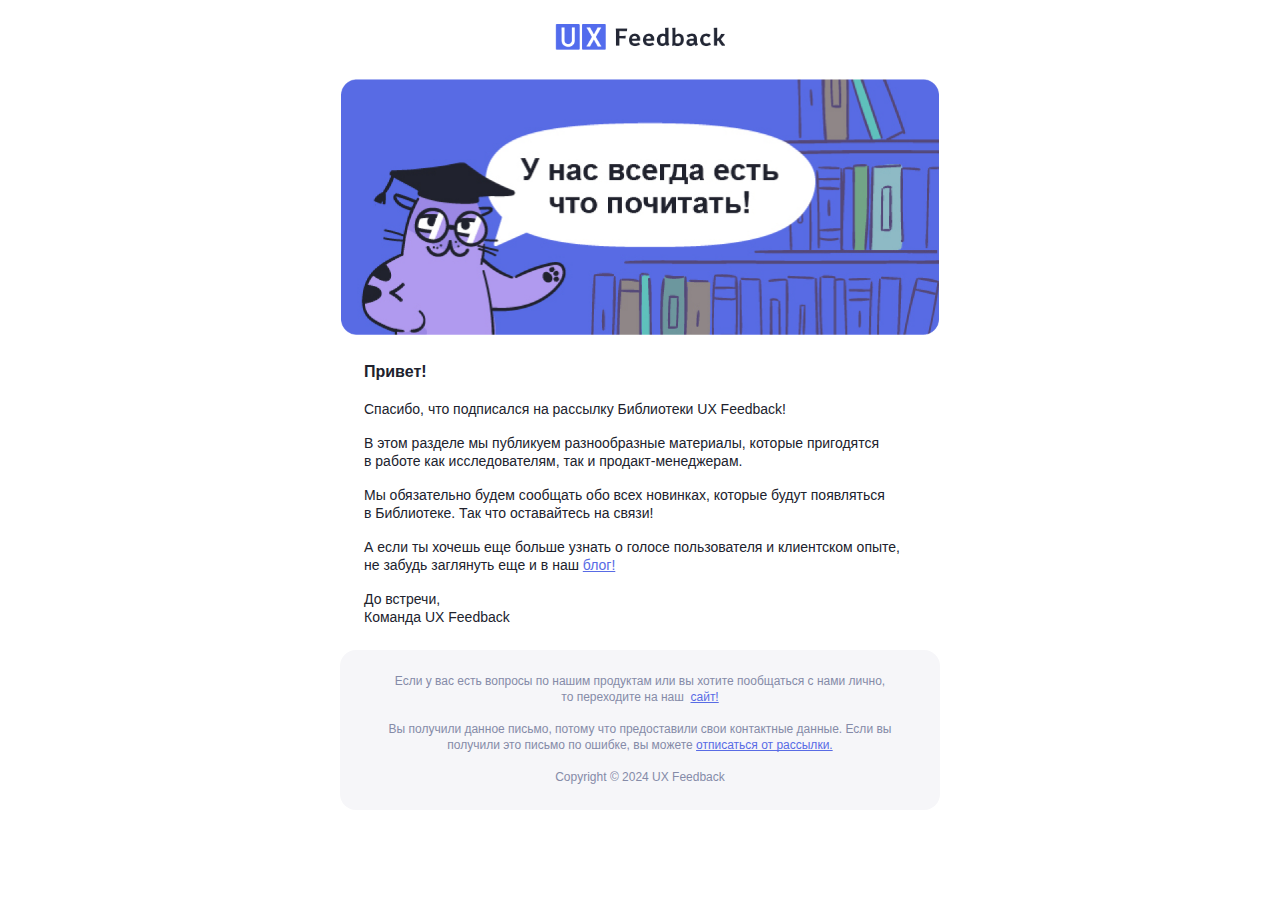
<file: index.html>
<!DOCTYPE html>
<html lang="ru">

<head>
    <meta charset="UTF-8">
    <meta name="viewport" content="width=device-width, initial-scale=1.0">
    <meta name="description" content="">
    <meta name="keywords" content="">
    <link rel="preconnect" href="https://fonts.googleapis.com">
    <link rel="preconnect" href="https://fonts.gstatic.com" crossorigin>
    <link href="https://fonts.googleapis.com/css2?family=Roboto:wght@400;700&display=swap" rel="stylesheet">
    <title>Mail</title>
</head>

<body style="
    background: #fff;
    font-family: 'Arial', sans-serif;
    font-weight: 400;
    font-style: normal;
    color: #20222d;
    padding: 0;
    margin: 0;
">




    <table style="width: 100%;max-width: 600px;margin: 0 auto;border-spacing: 0">
        <tbody>
            <tr>
                <td style="padding: 24px; text-align:center;">
                    <img src="/img/logo.png" alt="" style="width: 170px;max-width: 100%">
                </td>
            </tr>
            <tr>
                <td>
                    <img src="/img/banner.png" alt="" style="width: 100%;display: block;">
                </td>
            </tr>

            <tr>
                <td style="padding: 24px;">
                    <h3 style="font-weight: 700;font-size: 16px;line-height: 150%;margin: 0 0 16px;">
                        Привет!
                    </h3>
                    <p style="font-size: 14px;line-height: 129%;margin: 0 0 16px;">
                        Спасибо, что подписался на рассылку Библиотеки UX Feedback!
                    </p>
                    <p style="font-size: 14px;line-height: 129%;margin: 0 0 16px;">
                        В этом разделе мы публикуем разнообразные материалы, которые пригодятся в работе как исследователям, так и продакт-менеджерам. 
                    </p>
                    <p style="font-size: 14px;line-height: 129%;margin: 0 0 16px;">
                        Мы обязательно будем сообщать обо всех новинках, которые будут появляться в Библиотеке. Так что оставайтесь на связи!
                    </p>
                    <p style="font-size: 14px;line-height: 129%;margin: 0 0 16px;">
                        А если ты хочешь еще больше узнать о голосе пользователя и клиентском опыте, не забудь заглянуть еще и в наш
                        <a href="https://blog.uxfeedback.ru/?utm_source=mail&utm_medium=email&utm_campaign=library_subscribers" style="text-decoration: underline;text-decoration-skip-ink: none;color: #586be5;">блог!</a>
                    </p>
                    <p style="font-size: 14px;line-height: 129%; margin: 0;">
                        До встречи, <br>
                    Команда UX Feedback
                    </p>
                </td>
            </tr>
            <tr>
                <td style="padding: 24px; text-align:center; background: #f6f6f9;border-radius: 16px">
                    <p style="color: #858ba8;font-size: 12px;line-height: 133%;margin: 0 0 16px;">
                        Если у вас есть вопросы по нашим продуктам или вы хотите пообщаться с нами лично, то переходите на наш 
                        <a href="https://uxfeedback.ru/?utm_source=mail&utm_medium=e-mail&utm_campaign=site" style="text-decoration: underline;text-decoration-skip-ink: none;color: #586be5;">сайт!</a>
                    </p>
                    <p style="color: #858ba8;font-size: 12px;line-height: 133%;margin: 0 0 16px;">
                        Вы получили данное письмо, потому что предоставили свои контактные данные.
                        Если вы получили это письмо по ошибке, вы можете
                        <a href="https://uxfb.planfix.ru/webhook/get/unsubscribe?id={{Задача.Номер}}" style="text-decoration: underline;text-decoration-skip-ink: none;color: #586be5;">отписаться от рассылки.</a>
                    </p>
                    <p style="color: #858ba8;font-size: 12px;line-height: 133%;margin: 0;">
                        Copyright © 2024 UX Feedback
                    </p>
                </td>
            </tr>

        </tbody>
    </table>

</body>

</html>
</file>
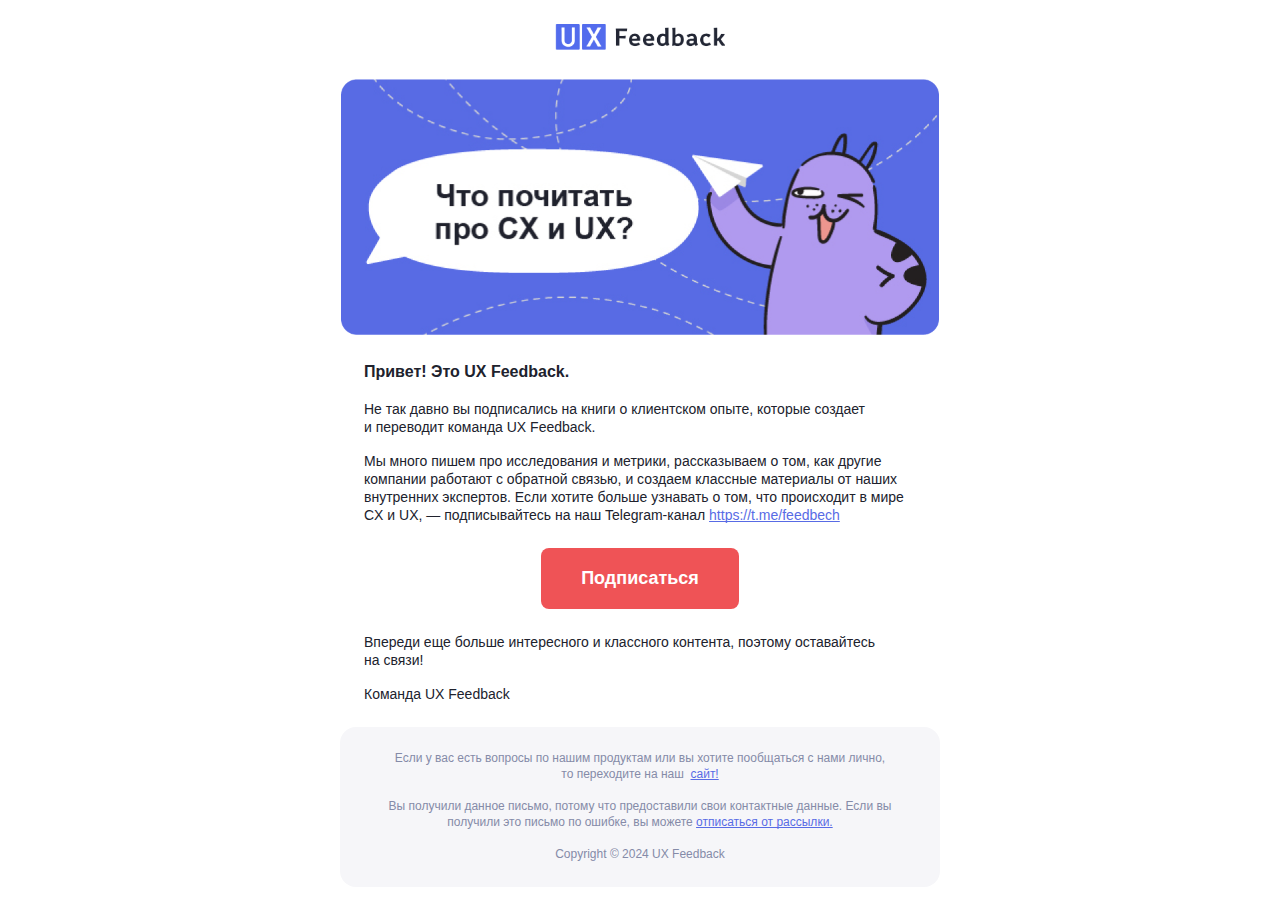
<file: index2.html>
<!DOCTYPE html>
<html lang="ru">

<head>
    <meta charset="UTF-8">
    <meta name="viewport" content="width=device-width, initial-scale=1.0">
    <meta name="description" content="">
    <meta name="keywords" content="">
    <link rel="preconnect" href="https://fonts.googleapis.com">
    <link rel="preconnect" href="https://fonts.gstatic.com" crossorigin>
    <link href="https://fonts.googleapis.com/css2?family=Roboto:wght@400;700&display=swap" rel="stylesheet">
    <title>Mail</title>
</head>

<body style="
    background: #fff;
    font-family: 'Arial', sans-serif;
    font-weight: 400;
    font-style: normal;
    color: #20222d;
    padding: 0;
    margin: 0;
">




    <table style="width: 100%;max-width: 600px;margin: 0 auto;border-spacing: 0">
        <tbody>
            <tr>
                <td style="padding: 24px; text-align:center;">
                    <img src="/img/logo.png" alt="" style="width: 170px;max-width: 100%">
                </td>
            </tr>
            <tr>
                <td>
                    <img src="/img/banner2.png" alt="" style="width: 100%;display: block;">
                </td>
            </tr>

            <tr>
                <td style="padding: 24px;">
                    <h3 style="font-weight: 700;font-size: 16px;line-height: 150%;margin: 0 0 16px;">
                        Привет! Это UX Feedback.
                    </h3>
                    <p style="font-size: 14px;line-height: 129%;margin: 0 0 16px;">
                        Не так давно вы подписались на книги о клиентском опыте, которые создает и переводит команда UX Feedback.
                    </p>
                    <p style="font-size: 14px;line-height: 129%;margin: 0 0 24px;">
                        Мы много пишем про исследования и метрики, рассказываем о том, как другие компании работают с обратной связью, и создаем классные материалы от наших внутренних экспертов. Если хотите больше узнавать о том, что происходит в мире CX и UX, ― подписывайтесь на наш Telegram-канал
                        <a href="https://t.me/feedbech" style="text-decoration: underline;text-decoration-skip-ink: none;color: #586be5;">https://t.me/feedbech</a>
                    </p>
                    <div style="margin-bottom: 24px;text-align:center;">
                        <a href="https://t.me/feedbech" style="
                        display: inline-block;
                        padding: 20px 40px;
                        font-weight: 700;
                        font-size: 18px;
                        color: #fff;
                        background: #ef5356;
                        border-radius: 8px;
                        text-decoration: none;
                    ">
                            Подписаться
                        </a>
                    </div>
                    <p style="font-size: 14px;line-height: 129%;margin: 0 0 16px;">
                        Впереди еще больше интересного и классного контента, поэтому оставайтесь на связи!
                    </p>
                    <p style="font-size: 14px;line-height: 129%; margin: 0;">
                        Команда UX Feedback
                    </p>
                </td>
            </tr>
            <tr>
                <td style="padding: 24px; text-align:center; background: #f6f6f9;border-radius: 16px">
                    <p style="color: #858ba8;font-size: 12px;line-height: 133%;margin: 0 0 16px;">
                        Если у вас есть вопросы по нашим продуктам или вы хотите пообщаться с нами лично, то переходите на наш 
                        <a href="https://uxfeedback.ru/?utm_source=mail&utm_medium=e-mail&utm_campaign=site" style="text-decoration: underline;text-decoration-skip-ink: none;color: #586be5;">сайт!</a>
                    </p>
                    <p style="color: #858ba8;font-size: 12px;line-height: 133%;margin: 0 0 16px;">
                        Вы получили данное письмо, потому что предоставили свои контактные данные.
                        Если вы получили это письмо по ошибке, вы можете
                        <a href="https://uxfb.planfix.ru/webhook/get/unsubscribe?id={{Задача.Номер}}" style="text-decoration: underline;text-decoration-skip-ink: none;color: #586be5;">отписаться от рассылки.</a>
                    </p>
                    <p style="color: #858ba8;font-size: 12px;line-height: 133%;margin: 0;">
                        Copyright © 2024 UX Feedback
                    </p>
                </td>
            </tr>

        </tbody>
    </table>

</body>

</html>
</file>
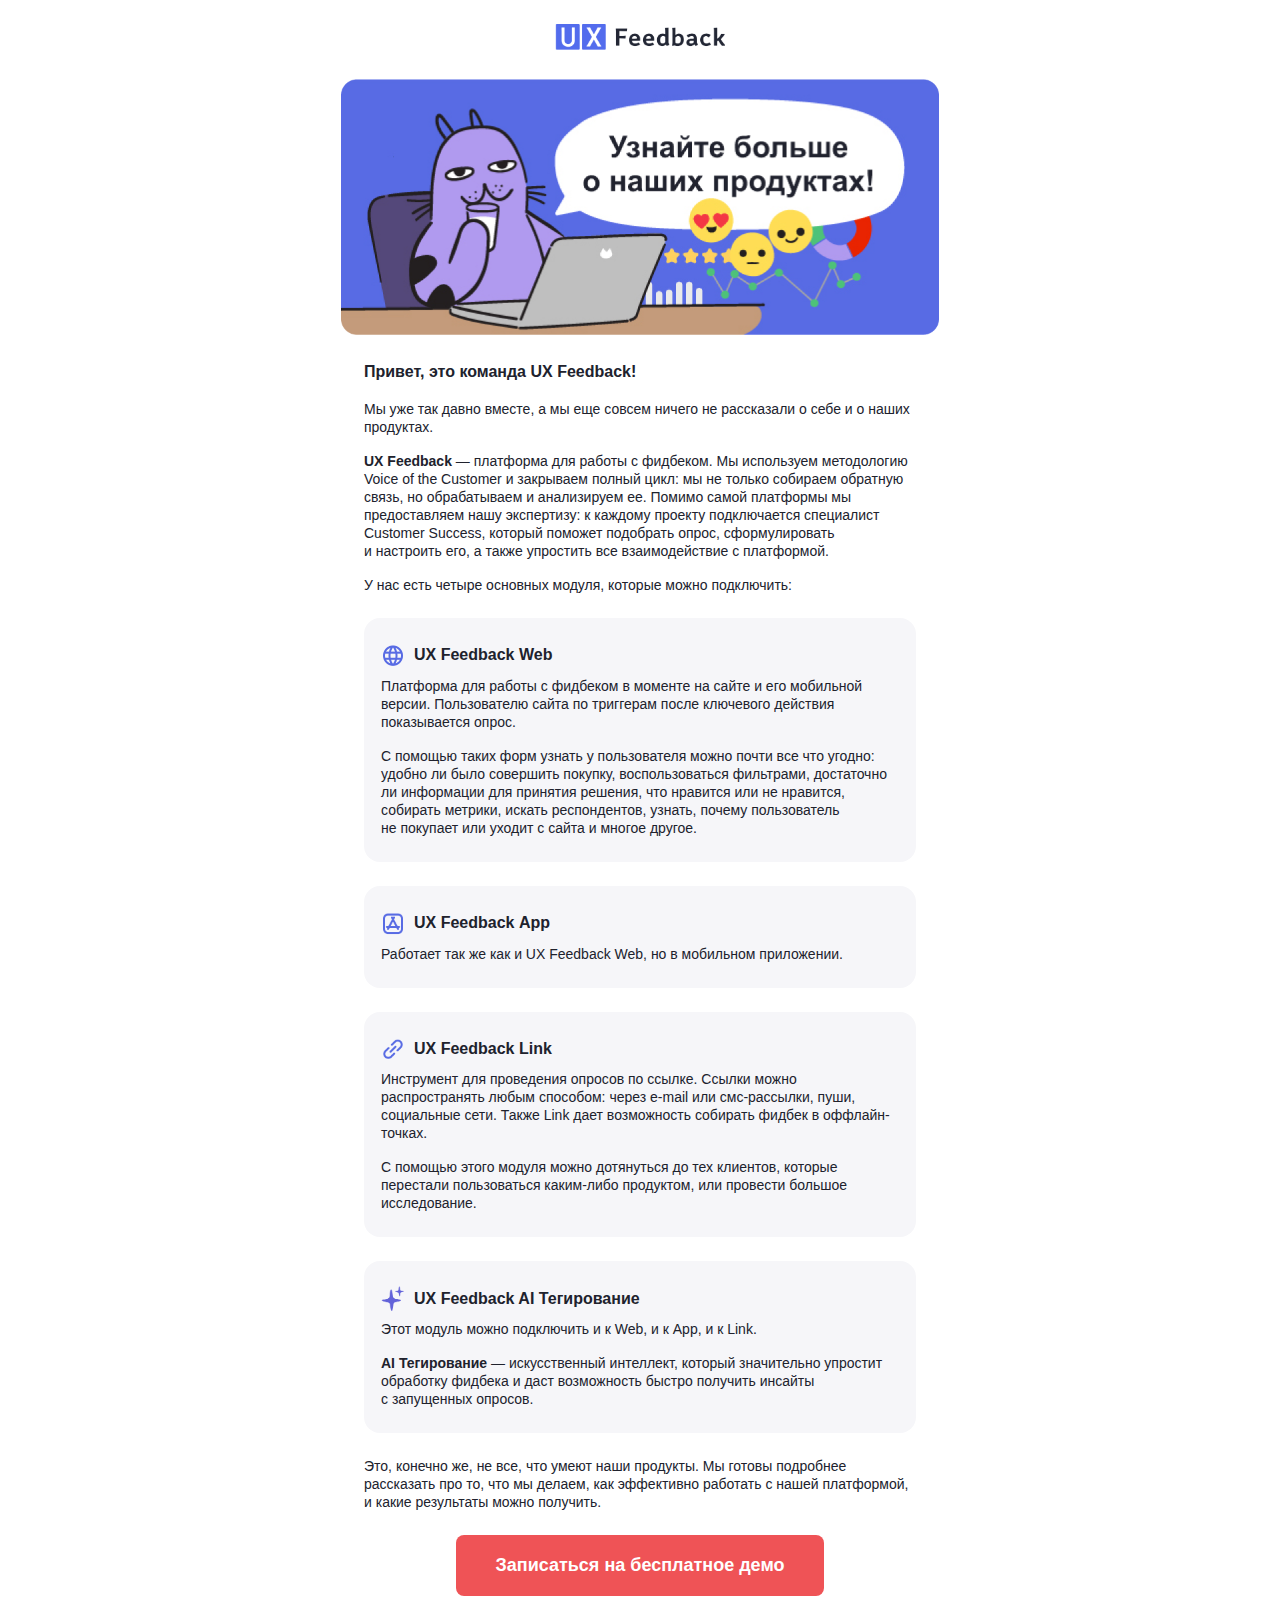
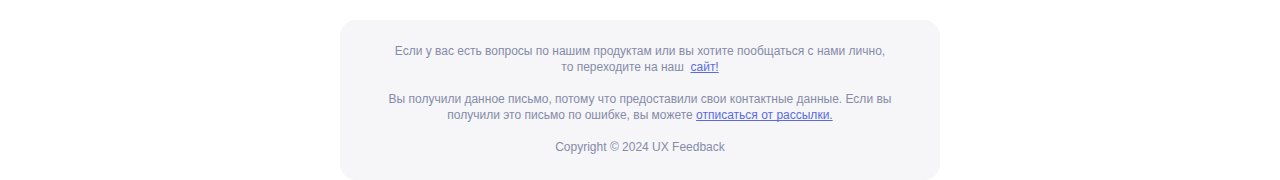
<file: index3.html>
<!DOCTYPE html>
<html lang="ru">

<head>
    <meta charset="UTF-8">
    <meta name="viewport" content="width=device-width, initial-scale=1.0">
    <meta name="description" content="">
    <meta name="keywords" content="">
    <link rel="preconnect" href="https://fonts.googleapis.com">
    <link rel="preconnect" href="https://fonts.gstatic.com" crossorigin>
    <link href="https://fonts.googleapis.com/css2?family=Roboto:wght@400;700&display=swap" rel="stylesheet">
    <title>Mail</title>
</head>

<body style="
    background: #fff;
    font-family: 'Arial', sans-serif;
    font-weight: 400;
    font-style: normal;
    color: #20222d;
    padding: 0;
    margin: 0;
">




    <table style="width: 100%;max-width: 600px;margin: 0 auto;border-spacing: 0">
        <tbody>
            <tr>
                <td style="padding: 24px; text-align:center;">
                    <img src="/img/logo.png" alt="" style="width: 170px;max-width: 100%">
                </td>
            </tr>
            <tr>
                <td>
                    <img src="/img/banner3.png" alt="" style="width: 100%;display: block;">
                </td>
            </tr>

            <tr>
                <td style="padding: 24px;">
                    <h3 style="font-weight: 700;font-size: 16px;line-height: 150%;margin: 0 0 16px;">
                        Привет, это команда UX Feedback!
                    </h3>
                    <p style="font-size: 14px;line-height: 129%;margin: 0 0 16px;">
                        Мы уже так давно вместе, а мы еще совсем ничего не рассказали о себе и о наших продуктах.
                    </p>
                    <p style="font-size: 14px;line-height: 129%;margin: 0 0 16px;">
                        <strong style="font-weight: 700;">UX Feedback</strong> ― платформа для работы с фидбеком. Мы используем методологию Voice of the Customer и закрываем полный цикл: мы не только собираем обратную связь, но обрабатываем и анализируем ее. Помимо самой платформы мы предоставляем нашу экспертизу: к каждому проекту подключается специалист Customer Success, который поможет подобрать опрос, сформулировать и настроить его, а также упростить все взаимодействие с платформой.
                    </p>
                    <p style="font-size: 14px;line-height: 129%;margin: 0 0 24px;">
                        У нас есть четыре основных модуля, которые можно подключить:
                    </p>

                    <div class="cards">
                        <div style="background: #f6f6f9;border-radius: 16px;padding: 24px 16px;margin-bottom: 24px;">
                            <table style="border-spacing: 0;width: 100%;">
                                <thead>
                                    <tr>
                                        <th style="width: 24px;">
                                            <img style="width: 100%;display: block;" src="/img/icon.png" alt="">
                                        </th>
                                        <th style="padding-left: 8px; text-align:left;">
                                            <span style="font-weight: 700;font-size: 16px;line-height: 150%;">
                                        UX Feedback Web
                                    </span>
                                        </th>
                                    </tr>
                                </thead>
                                <tbody>
                                    <tr>
                                        <td colspan="2" style="padding-top: 8px;">
                                            <p style="font-size: 14px;line-height: 129%;margin: 0 0 16px;">
                                                Платформа для работы с фидбеком в моменте на сайте и его мобильной версии. Пользователю сайта по триггерам после ключевого действия показывается опрос.
                                            </p>
                                            <p style="font-size: 14px;line-height: 129%;margin: 0;">
                                                С помощью таких форм узнать у пользователя можно почти все что угодно: удобно ли было совершить покупку, воспользоваться фильтрами, достаточно ли информации для принятия решения, что нравится или не нравится, собирать метрики, искать респондентов, узнать, почему пользователь не покупает или уходит с сайта и многое другое.
                                            </p>
                                        </td>
                                    </tr>
                                </tbody>
                            </table>
                        </div>
                        <div style="background: #f6f6f9;border-radius: 16px;padding: 24px 16px;margin-bottom: 24px;">
                            <table style="border-spacing: 0;width: 100%;">
                                <thead>
                                    <tr>
                                        <th style="width: 24px;">
                                            <img style="width: 100%;display: block;" src="/img/icon2.png" alt="">
                                        </th>
                                        <th style="padding-left: 8px; text-align:left;">
                                            <span style="font-weight: 700;font-size: 16px;line-height: 150%;">
                                        UX Feedback App
                                    </span>
                                        </th>
                                    </tr>
                                </thead>
                                <tbody>
                                    <tr>
                                        <td colspan="2" style="padding-top: 8px;">
                                            <p style="font-size: 14px;line-height: 129%;margin: 0;">
                                                Работает так же как и UX Feedback Web, но в мобильном приложении.
                                            </p>
                                        </td>
                                    </tr>
                                </tbody>
                            </table>
                        </div>
                        <div style="background: #f6f6f9;border-radius: 16px;padding: 24px 16px;margin-bottom: 24px;">
                            <table style="border-spacing: 0;width: 100%;">
                                <thead>
                                    <tr>
                                        <th style="width: 24px;">
                                            <img style="width: 100%;display: block;" src="/img/icon3.png" alt="">
                                        </th>
                                        <th style="padding-left: 8px; text-align:left;">
                                            <span style="font-weight: 700;font-size: 16px;line-height: 150%;">
                                        UX Feedback Link
                                    </span>
                                        </th>
                                    </tr>
                                </thead>
                                <tbody>
                                    <tr>
                                        <td colspan="2" style="padding-top: 8px;">
                                            <p style="font-size: 14px;line-height: 129%;margin: 0 0 16px;">
                                                Инструмент для проведения опросов по ссылке. Ссылки можно распространять любым способом: через e-mail или смс-рассылки, пуши, социальные сети. Также Link дает возможность собирать фидбек в оффлайн-точках.
                                            </p>
                                            <p style="font-size: 14px;line-height: 129%;margin: 0;">
                                                С помощью этого модуля можно дотянуться до тех клиентов, которые перестали пользоваться каким-либо продуктом, или провести большое исследование.
                                            </p>
                                        </td>
                                    </tr>
                                </tbody>
                            </table>
                        </div>
                        <div style="background: #f6f6f9;border-radius: 16px;padding: 24px 16px;margin-bottom: 24px;">
                            <table style="border-spacing: 0;width: 100%;">
                                <thead>
                                    <tr>
                                        <th style="width: 24px;">
                                            <img style="width: 100%;display: block;" src="/img/icon4.png" alt="">
                                        </th>
                                        <th style="padding-left: 8px; text-align:left;">
                                            <span style="font-weight: 700;font-size: 16px;line-height: 150%;">
                                        UX Feedback AI Тегирование
                                    </span>
                                        </th>
                                    </tr>
                                </thead>
                                <tbody>
                                    <tr>
                                        <td colspan="2" style="padding-top: 8px;">
                                            <p style="font-size: 14px;line-height: 129%;margin: 0 0 16px;">
                                                Этот модуль можно подключить и к Web, и к App, и к Link.
                                            </p>
                                            <p style="font-size: 14px;line-height: 129%;margin: 0;">
                                                <strong style="font-weight: 700;">AI Тегирование</strong> ― искусственный интеллект, который значительно упростит обработку фидбека и даст возможность быстро получить инсайты с запущенных опросов.
                                            </p>
                                        </td>
                                    </tr>
                                </tbody>
                            </table>
                        </div>
                    </div>

                    <p style="font-size: 14px;line-height: 129%;margin: 0 0 24px;">
                        Это, конечно же, не все, что умеют наши продукты. Мы готовы подробнее рассказать про то, что мы делаем, как эффективно работать с нашей платформой, и какие результаты можно получить.
                    </p>
                    <div style="text-align:center;">
                        <a href="https://uxfeedback.ru/#form-demo" style="
                        display: inline-block;
                        padding: 20px 40px;
                        font-weight: 700;
                        font-size: 18px;
                        color: #fff;
                        background: #ef5356;
                        border-radius: 8px;
                        text-decoration: none;
                        text-align:center;
                    ">
                            Записаться <span style="white-space: nowrap">на бесплатное демо</span>
                        </a>
                    </div>
                </td>
            </tr>
            <tr>
                <td style="padding: 24px; text-align:center; background: #f6f6f9;border-radius: 16px">
                    <p style="color: #858ba8;font-size: 12px;line-height: 133%;margin: 0 0 16px;">
                        Если у вас есть вопросы по нашим продуктам или вы хотите пообщаться с нами лично, то переходите на наш 
                        <a href="https://uxfeedback.ru/?utm_source=mail&utm_medium=e-mail&utm_campaign=site" style="text-decoration: underline;text-decoration-skip-ink: none;color: #586be5;">сайт!</a>
                    </p>
                    <p style="color: #858ba8;font-size: 12px;line-height: 133%;margin: 0 0 16px;">
                        Вы получили данное письмо, потому что предоставили свои контактные данные.
                        Если вы получили это письмо по ошибке, вы можете
                        <a href="https://uxfb.planfix.ru/webhook/get/unsubscribe?id={{Задача.Номер}}" style="text-decoration: underline;text-decoration-skip-ink: none;color: #586be5;">отписаться от рассылки.</a>
                    </p>
                    <p style="color: #858ba8;font-size: 12px;line-height: 133%;margin: 0;">
                        Copyright © 2024 UX Feedback
                    </p>
                </td>
            </tr>

        </tbody>
    </table>

</body>

</html>
</file>
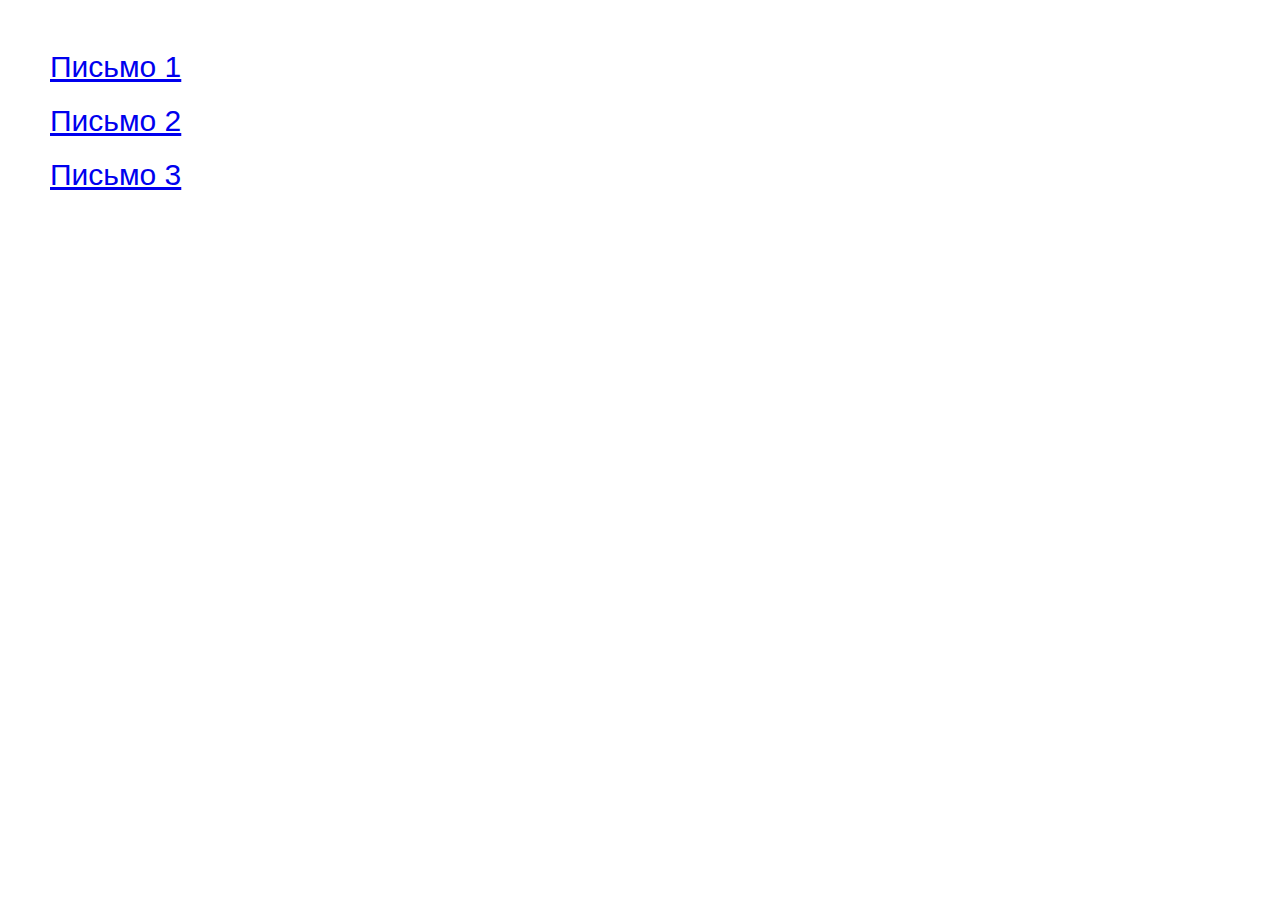
<file: nav.html>
<!DOCTYPE html>
<html lang="ru">

<head>
    <meta charset="UTF-8">
    <meta name="viewport" content="width=device-width, initial-scale=1.0">
    <meta name="description" content="">
    <meta name="keywords" content="">
    <link rel="preconnect" href="https://fonts.googleapis.com">
    <link rel="preconnect" href="https://fonts.gstatic.com" crossorigin>
    <link href="https://fonts.googleapis.com/css2?family=Roboto:wght@400;700&display=swap" rel="stylesheet">
    <title>Mail</title>
</head>

<body style="
    background: #fff;
    font-family: 'Arial', sans-serif;
    font-weight: 400;
    font-style: normal;
    color: #20222d;
    padding: 0;
    margin: 0;
">



    <style>
        .wrapper a {
            font-size: 30px;
            text-transform: capitalize;
        }

        .wrapper button {
            margin-bottom: 25px;
            width: 300px;
            height: 45px;
        }
    </style>

    <body class="m-page">

        <div class="wrapper" style="padding: 50px;">
            <a href="index.html" style="display: block; margin-bottom: 20px;">
                Письмо 1
            </a>
            <a href="index2.html" style="display: block; margin-bottom: 20px;">
                Письмо 2
            </a>
            <a href="index3.html" style="display: block; margin-bottom: 20px;">
                Письмо 3
            </a>

        </div>








        <!--  -->

    </body>

</html>
</file>
